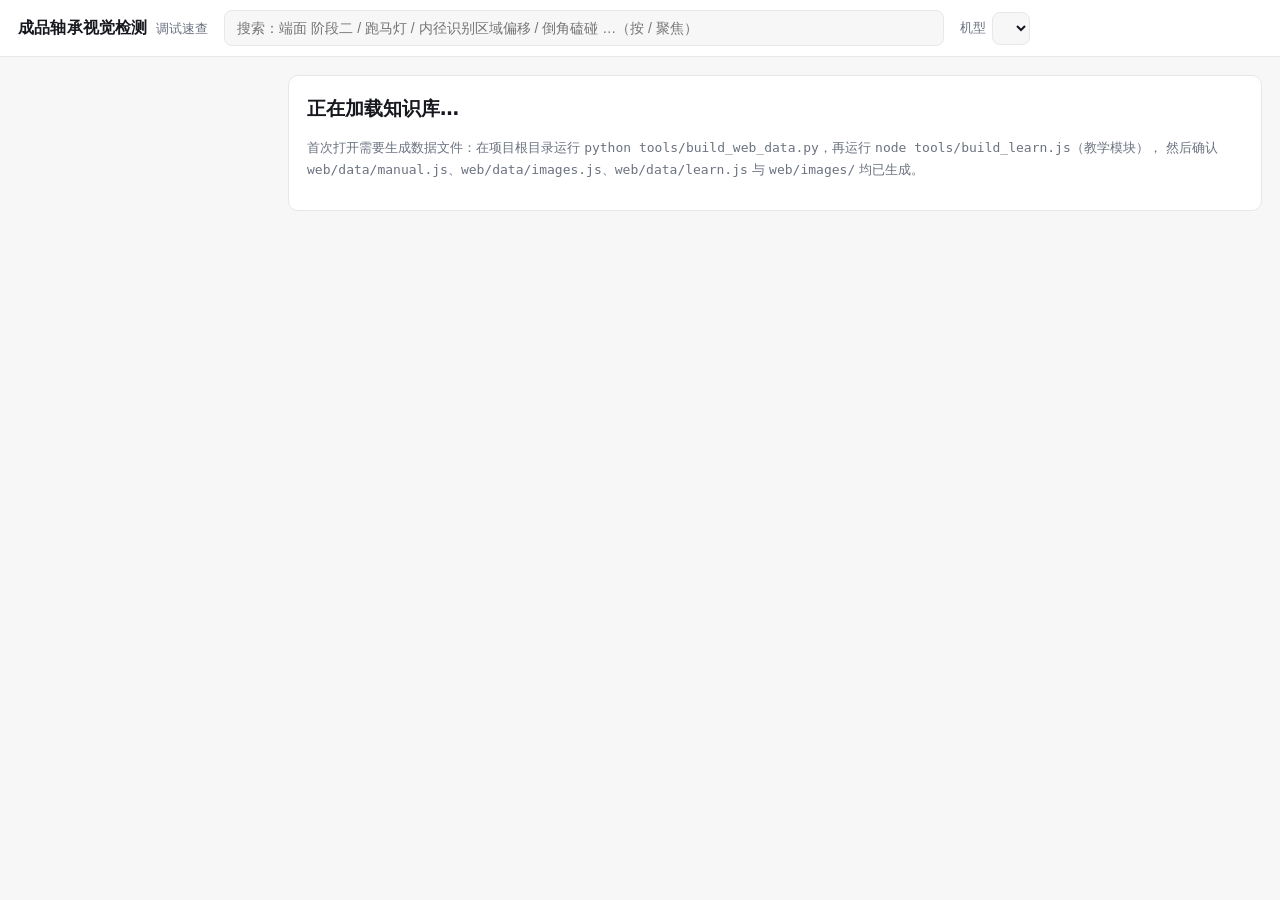
<file: index.html>
<!DOCTYPE html>
<html lang="zh-CN">
<head>
<meta charset="utf-8">
<meta name="viewport" content="width=device-width, initial-scale=1">
<title>成品轴承视觉检测 · 调试速查与教学</title>
<meta http-equiv="refresh" content="0; url=./web/index.html">
<link rel="canonical" href="./web/index.html">
<style>body{font:16px/1.7 system-ui,"Microsoft YaHei",sans-serif;margin:15vh auto;max-width:32em;padding:0 1.2em;color:#1b2430}a{color:#0b6ec4}</style>
</head>
<body>
<p>正在进入 <strong>成品轴承视觉检测 · 调试速查与教学</strong> …</p>
<p>如未自动跳转，请点击 <a href="./web/index.html">打开速查页</a>。</p>
</body>
</html>
</file>
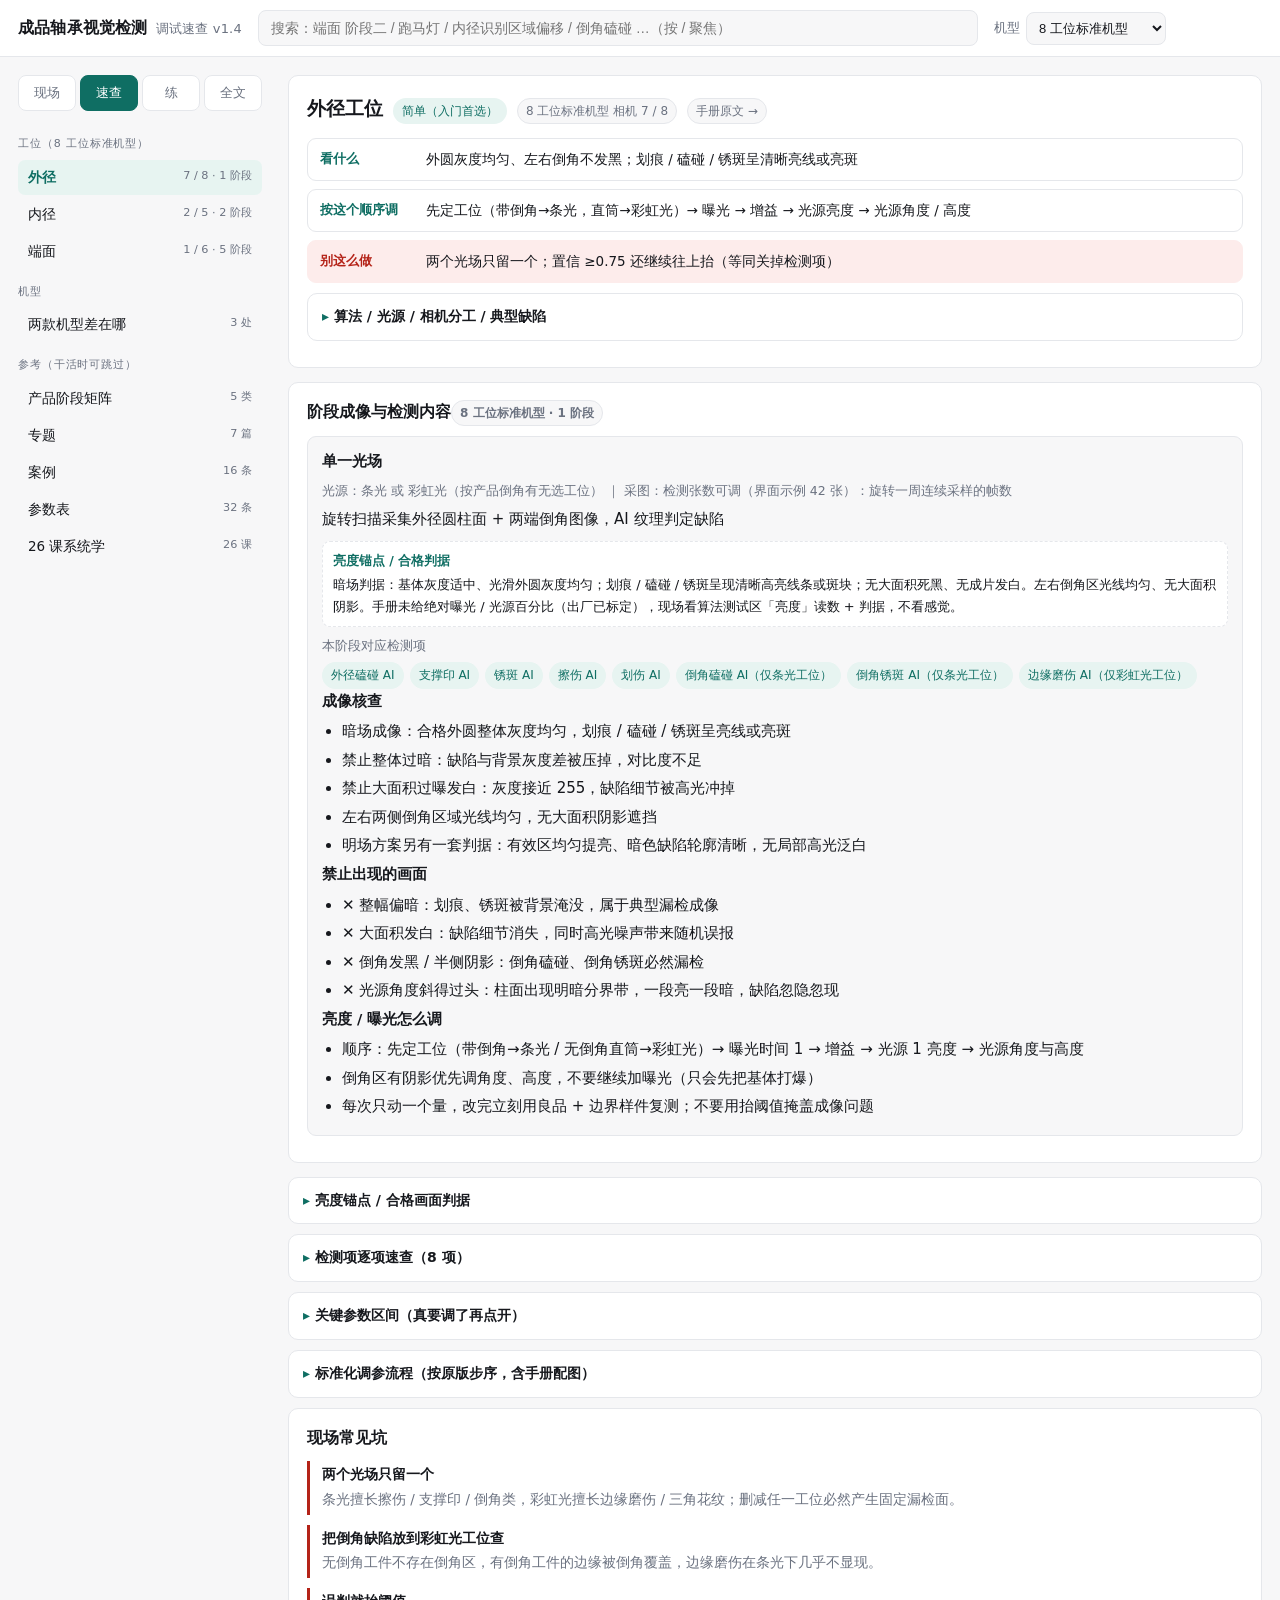
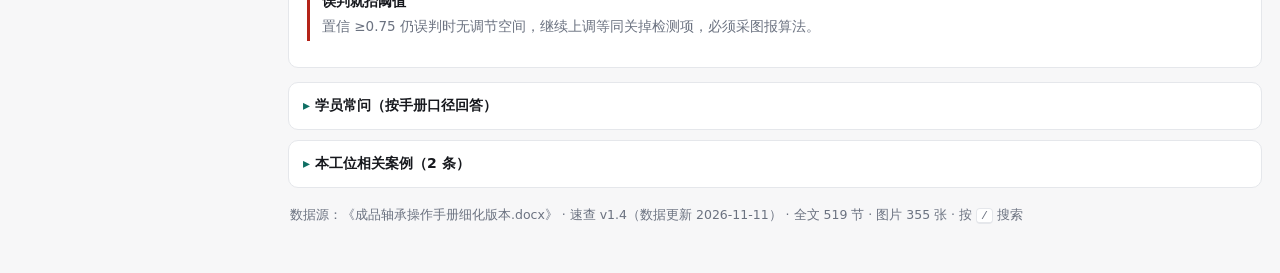
<file: web/index.html>
﻿<!DOCTYPE html>
<html lang="zh-CN">
<head>
<meta charset="utf-8">
<meta name="viewport" content="width=device-width, initial-scale=1">
<title>成品轴承视觉检测 · 调试速查与教学</title>
<meta name="description" content="成品轴承视觉检测设备调试速查与教学：外径 / 内径 / 端面工位的阶段成像、检测项、参数区间、跑马灯设置与误判漏检案例，含覆盖手册 519 节的课程、分维练习、抽考与错题本，支持全文搜索。">
<link rel="stylesheet" href="assets/style.css?v=1.4">
</head>
<body>

<header class="topbar">
  <div class="brand">成品轴承视觉检测<span>调试速查</span></div>
  <div class="searchwrap">
    <input id="q" type="search" autocomplete="off" spellcheck="false"
           placeholder="搜索：端面 阶段二 / 跑马灯 / 内径识别区域偏移 / 倒角磕碰 …（按 / 聚焦）">
    <button id="qclear" type="button" title="清空" hidden>×</button>
  </div>
  <div class="mach">
    <label for="machine">机型</label>
    <select id="machine"></select>
  </div>
</header>

<div id="results" class="results" hidden></div>

<main class="layout">
  <aside class="sidebar" id="side"></aside>
  <section class="content" id="view">
    <div class="card">
      <h2>正在加载知识库…</h2>
      <p class="note">首次打开需要生成数据文件：在项目根目录运行
        <code>python tools/build_web_data.py</code>，再运行 <code>node tools/build_learn.js</code>（教学模块），
        然后确认 <code>web/data/manual.js</code>、<code>web/data/images.js</code>、<code>web/data/learn.js</code>
        与 <code>web/images/</code> 均已生成。</p>
      <noscript><p>本页面需要启用 JavaScript。</p></noscript>
    </div>
  </section>
</main>

<div id="lightbox" hidden>
  <img alt="">
  <div class="cap"></div>
</div>

<script src="data/knowledge.js?v=1.4"></script>
<script src="data/scenarios.js?v=1.4"></script>
<script src="data/images.js?v=1.4"></script>
<script src="data/manual.js?v=1.4"></script>
<script src="data/learn.js?v=1.4"></script>
<script src="assets/learn.js?v=1.4"></script>
<script src="assets/lite.js?v=1.4"></script>
<script src="assets/app.js?v=1.4"></script>
</body>
</html>
</file>
<file: web/assets/style.css>
:root {
  --bg: #f7f7f8;
  --panel: #ffffff;
  --fg: #16181d;
  --muted: #6b7280;
  --line: #e5e7eb;
  --accent: #0f6e63;
  --accent-soft: #e7f4f1;
  --warn: #b45309;
  --warn-soft: #fdf3e3;
  --danger: #b42318;
  --danger-soft: #fdeceb;
  --radius: 10px;
  --mono: ui-monospace, "Cascadia Mono", Consolas, monospace;
}

@media (prefers-color-scheme: dark) {
  :root {
    --bg: #14161a;
    --panel: #1b1e24;
    --fg: #e8eaee;
    --muted: #9aa1ad;
    --line: #2b2f38;
    --accent: #57c9b8;
    --accent-soft: #17322f;
    --warn: #f0b357;
    --warn-soft: #33291a;
    --danger: #f08b83;
    --danger-soft: #3a2220;
  }
}

* { box-sizing: border-box; }

html, body {
  margin: 0;
  padding: 0;
  background: var(--bg);
  color: var(--fg);
  font: 15px/1.7 system-ui, -apple-system, "Segoe UI", "Microsoft YaHei", "PingFang SC", sans-serif;
  -webkit-text-size-adjust: 100%;
}

a { color: var(--accent); text-decoration: none; }
button { font: inherit; color: inherit; }

/* ---------- top bar ---------- */
.topbar {
  position: sticky; top: 0; z-index: 30;
  display: flex; align-items: center; gap: 16px;
  padding: 10px 18px;
  background: var(--panel);
  border-bottom: 1px solid var(--line);
}
.brand { font-weight: 700; font-size: 16px; letter-spacing: .2px; white-space: nowrap; flex: 0 0 auto; }
.brand span { font-weight: 400; color: var(--muted); margin-left: 8px; font-size: 13px; }
.searchwrap { position: relative; flex: 1; max-width: 720px; }
.searchwrap input {
  width: 100%; padding: 9px 34px 9px 12px;
  border: 1px solid var(--line); border-radius: 8px;
  background: var(--bg); color: var(--fg); font-size: 14px;
}
.searchwrap input:focus { outline: 2px solid color-mix(in srgb, var(--accent) 45%, transparent); }
#qclear {
  position: absolute; right: 6px; top: 50%; transform: translateY(-50%);
  border: 0; background: transparent; color: var(--muted); font-size: 18px; cursor: pointer;
  padding: 0 6px;
}
.mach { display: flex; align-items: center; gap: 6px; font-size: 13px; color: var(--muted); white-space: nowrap; }
.mach select {
  padding: 7px 8px; border-radius: 8px; border: 1px solid var(--line);
  background: var(--bg); color: var(--fg); font-size: 13px;
}

/* ---------- search results ---------- */
.results {
  position: fixed; z-index: 40; left: 50%; transform: translateX(-50%);
  top: 58px; width: min(820px, calc(100% - 32px));
  max-height: min(70vh, 620px); overflow: auto;
  background: var(--panel); border: 1px solid var(--line); border-radius: var(--radius);
  box-shadow: 0 18px 40px rgba(0,0,0,.16);
  padding: 6px;
}
.ritem { display: block; padding: 9px 12px; border-radius: 8px; cursor: pointer; border: 0; background: transparent; width: 100%; text-align: left; }
.ritem:hover, .ritem.active { background: var(--accent-soft); }
.ritem .rt { font-weight: 600; font-size: 14px; }
.ritem .rb { font-size: 12px; color: var(--muted); margin-top: 1px; }
.ritem .rs { font-size: 13px; color: var(--fg); opacity: .85; margin-top: 3px; }
.rempty { padding: 18px; color: var(--muted); font-size: 14px; text-align: center; }
mark { background: #ffe58a; color: inherit; border-radius: 2px; padding: 0 1px; }
@media (prefers-color-scheme: dark) { mark { background: #6b5a1c; color: #fff; } }

/* ---------- layout ---------- */
.layout { display: grid; grid-template-columns: 248px minmax(0, 1fr); gap: 22px; padding: 18px; max-width: 1440px; margin: 0 auto; align-items: start; }
.sidebar { position: sticky; top: 66px; max-height: calc(100vh - 84px); overflow: auto; padding-right: 4px; }
.content { min-width: 0; }

.tabs { display: grid; grid-template-columns: repeat(4, minmax(0, 1fr)); gap: 4px; margin-bottom: 12px; }
.tab {
  border: 1px solid var(--line); background: var(--panel); color: var(--muted);
  padding: 6px 2px; border-radius: 8px; font-size: 13px; cursor: pointer; text-align: center;
}
.tab.on { background: var(--accent); color: #fff; border-color: var(--accent); }
@media (prefers-color-scheme: dark) { .tab.on { color: #10201d; } }

.snav { display: flex; flex-direction: column; gap: 2px; }
.snav .grp { font-size: 11px; letter-spacing: .08em; color: var(--muted); margin: 12px 0 4px; }
.snav button {
  border: 0; background: transparent; text-align: left; padding: 6px 10px;
  border-radius: 7px; font-size: 13.5px; color: var(--fg); cursor: pointer;
  display: flex; justify-content: space-between; gap: 8px;
}
.snav button:hover { background: var(--accent-soft); }
.snav button.on { background: var(--accent-soft); color: var(--accent); font-weight: 600; }
.snav .lvl1 { font-weight: 600; margin-top: 6px; }
.snav .lvl2 { padding-left: 22px; color: var(--muted); font-weight: 400; font-size: 13px; }
.snav .lvl3 { padding-left: 36px; color: var(--muted); font-size: 12.5px; }
.snav small { color: var(--muted); font-weight: 400; }

.dfilter {
  width: 100%; margin-bottom: 10px; padding: 7px 10px; font-size: 13px;
  border: 1px solid var(--line); border-radius: 8px; background: var(--panel); color: var(--fg);
}

/* ---------- cards ---------- */
.card { background: var(--panel); border: 1px solid var(--line); border-radius: var(--radius); padding: 16px 18px; margin-bottom: 14px; }
.card h2 { margin: 0 0 4px; font-size: 19px; }
.card h3 { margin: 18px 0 8px; font-size: 15.5px; }
.card h3:first-child { margin-top: 0; }
.card h4 { margin: 14px 0 6px; font-size: 14px; color: var(--muted); font-weight: 600; }
.sub { color: var(--muted); font-size: 13px; }
.rowhead { display: flex; flex-wrap: wrap; align-items: baseline; gap: 10px; margin-bottom: 10px; }
.tag {
  display: inline-block; font-size: 12px; padding: 2px 8px; border-radius: 999px;
  background: var(--accent-soft); color: var(--accent); border: 1px solid transparent;
}
.tag.gray { background: var(--bg); color: var(--muted); border-color: var(--line); }
.tag.warn { background: var(--warn-soft); color: var(--warn); }
.tag.danger { background: var(--danger-soft); color: var(--danger); }

.kv { display: grid; grid-template-columns: 96px minmax(0,1fr); gap: 6px 14px; font-size: 14px; margin: 8px 0 2px; }
.kv dt { color: var(--muted); font-size: 13px; }
.kv dd { margin: 0; }

ul.bul { margin: 6px 0 0; padding-left: 20px; }
ul.bul li { margin: 3px 0; }
ol.bul { margin: 6px 0 0; padding-left: 22px; }
ol.bul li { margin: 5px 0; }

table { width: 100%; border-collapse: collapse; font-size: 13.5px; margin: 8px 0 4px; }
th, td { border: 1px solid var(--line); padding: 7px 9px; text-align: left; vertical-align: top; }
th { background: var(--bg); font-weight: 600; font-size: 13px; color: var(--muted); white-space: nowrap; }
tbody tr:nth-child(even) td { background: color-mix(in srgb, var(--bg) 55%, transparent); }
td.num { font-family: var(--mono); font-size: 12.8px; white-space: nowrap; }
.tblwrap { overflow-x: auto; }

.chips { display: flex; flex-wrap: wrap; gap: 6px; }
.chip {
  border: 1px solid var(--line); background: var(--panel); color: var(--fg);
  padding: 5px 11px; border-radius: 999px; font-size: 13px; cursor: pointer;
}
.chip.on { background: var(--accent); border-color: var(--accent); color: #fff; }
@media (prefers-color-scheme: dark) { .chip.on { color: #10201d; } }

/* ---------- stage / flow / pitfalls ---------- */
.stage { border: 1px solid var(--line); border-radius: 9px; padding: 12px 14px; margin: 10px 0; background: var(--bg); }
.stage h4 { margin: 0 0 6px; font-size: 14.5px; color: var(--fg); display: flex; flex-wrap: wrap; gap: 8px; align-items: center; }
.stage .meta { font-size: 12.5px; color: var(--muted); margin-bottom: 6px; }
.risk { font-size: 13px; background: var(--danger-soft); color: var(--danger); border-radius: 7px; padding: 6px 9px; margin-top: 8px; }
.gate { font-size: 13px; background: var(--warn-soft); color: var(--warn); border-radius: 7px; padding: 8px 10px; margin: 8px 0; }
.note { font-size: 13px; color: var(--muted); }

.flow { display: grid; gap: 8px; }
.flow .step { display: grid; grid-template-columns: 26px minmax(0,1fr); gap: 10px; align-items: start; }
.flow .n {
  width: 24px; height: 24px; border-radius: 50%; background: var(--accent-soft); color: var(--accent);
  display: grid; place-items: center; font-size: 12px; font-weight: 700; font-family: var(--mono);
}
.flow .st { font-weight: 600; font-size: 14px; }

.pit { border-left: 3px solid var(--danger); padding: 2px 0 2px 12px; margin: 10px 0; }
.pit b { display: block; font-size: 14px; }
.pit span { font-size: 13.5px; color: var(--muted); }

.quote { border-left: 3px solid var(--accent); padding-left: 12px; color: var(--muted); font-size: 13.5px; margin: 8px 0; }

/* ---------- 教学层：亮度锚点 / 型号矩阵 ---------- */
.teachgrid { display: grid; gap: 8px; grid-template-columns: repeat(auto-fit, minmax(240px, 1fr)); margin: 10px 0 4px; }
.anchor {
  border: 1px dashed var(--line); border-radius: 8px; padding: 8px 10px;
  font-size: 13px; color: var(--fg); background: var(--panel);
}
.anchor b { display: block; font-size: 12.5px; color: var(--accent); font-weight: 600; margin-bottom: 3px; }
.stage .anchor { margin-top: 8px; }
table.mx td, table.mx th { font-size: 12.6px; }
table.mx td { line-height: 1.55; }


/* ---------- images ---------- */
.imgs { display: grid; grid-template-columns: repeat(auto-fill, minmax(210px, 1fr)); gap: 10px; margin: 10px 0; }
.imgs figure { margin: 0; background: var(--bg); border: 1px solid var(--line); border-radius: 8px; overflow: hidden; }
.imgs img { display: block; width: 100%; height: auto; cursor: zoom-in; background: #fff; }
.imgs figcaption { font-size: 12px; color: var(--muted); padding: 6px 8px; }

/* ---------- cases ---------- */
.casegrid { display: grid; gap: 10px; grid-template-columns: repeat(auto-fill, minmax(260px, 1fr)); }
.casecard { border: 1px solid var(--line); border-radius: 9px; padding: 12px 14px; background: var(--panel); cursor: pointer; }
.casecard:hover { border-color: var(--accent); }
.casecard b { display: block; font-size: 14px; margin-bottom: 4px; }
.casecard .st { font-size: 12px; color: var(--muted); }

/* ---------- full text ---------- */
.sec { scroll-margin-top: 70px; }
.dochead { font-size: 13px; color: var(--muted); margin-bottom: 6px; }
.doc p { margin: 8px 0; }
.doc .lv2 { margin-top: 22px; padding-top: 4px; border-top: 1px dashed var(--line); }
.doc .lv3, .doc .lv4 { margin-top: 16px; }
.doc .lv1 { font-size: 20px; margin: 4px 0 10px; }

/* ---------- lightbox ---------- */
#lightbox {
  position: fixed; inset: 0; z-index: 60; background: rgba(8,10,12,.88);
  display: grid; place-items: center; padding: 24px; cursor: zoom-out;
}
#lightbox img { max-width: 100%; max-height: 86vh; background: #fff; border-radius: 6px; }
#lightbox .cap { position: absolute; bottom: 16px; left: 0; right: 0; text-align: center; color: #cfd4dc; font-size: 13px; }
[hidden] { display: none !important; }

.foot { color: var(--muted); font-size: 12.5px; padding: 6px 2px 30px; }
.kbd { font-family: var(--mono); font-size: 11.5px; border: 1px solid var(--line); border-bottom-width: 2px; border-radius: 4px; padding: 0 4px; background: var(--panel); }

/* ---------- responsive / print ---------- */
@media (max-width: 900px) {
  .layout { grid-template-columns: 1fr; padding: 12px; gap: 14px; }
  .sidebar { position: static; max-height: none; order: 0; }
  .snav { max-height: 38vh; overflow: auto; }
  .brand span { display: none; }
  .topbar { flex-wrap: wrap; gap: 8px; padding: 8px 12px; }
  .searchwrap { order: 3; flex-basis: 100%; max-width: none; }
  .mach { margin-left: auto; }
  .doc .lv1 { font-size: 18px; }
}

@media print {
  .topbar, .sidebar, #results, #lightbox { display: none !important; }
  .layout { display: block; padding: 0; }
  .card { border: 0; padding: 0; }
  body { background: #fff; }
}

/* ---------- 教学模块（学）v1.3 ---------- */
.lbtns{display:flex;flex-wrap:wrap;gap:8px;align-items:center;margin:12px 0 4px}
.lstats{display:grid;grid-template-columns:repeat(auto-fit,minmax(120px,1fr));gap:10px;margin:14px 0 6px}
.lstats>div{background:var(--bg);border:1px solid var(--line);border-radius:var(--radius);padding:10px 12px}
.lstats b{display:block;font-size:20px}
.lstats span{color:var(--muted);font-size:12px}
.lbar{height:8px;border-radius:6px;background:var(--line);overflow:hidden;margin:10px 0}
.lbar i{display:block;height:100%;background:var(--accent);border-radius:6px}
.ldims{display:grid;gap:6px;margin:12px 0 4px}
.ldim{display:grid;grid-template-columns:96px 1fr 64px;gap:10px;align-items:center;font-size:13px}
.ldim b{font-weight:600}
.ldim span{text-align:right;color:var(--muted);font-variant-numeric:tabular-nums}
.ldim .lbar{margin:0}
.lcourse{display:grid;grid-template-columns:34px 1fr 66px;gap:12px;align-items:center;padding:10px 0;border-top:1px solid var(--line)}
.lc-no{font:600 13px/1 var(--mono);color:var(--muted)}
.lc-t{font-weight:600}
.lc-s{color:var(--muted);font-size:12px}
.lc-n{text-align:right;font:12px/1.4 var(--mono);color:var(--muted)}
.lmeta{display:flex;flex-wrap:wrap;gap:8px 16px;margin:10px 0 2px;color:var(--muted);font-size:12.5px}
.lkp{border:1px solid var(--line);border-radius:var(--radius);padding:10px 12px;margin:10px 0;background:var(--panel)}
.lk-t{font-weight:600;display:flex;flex-wrap:wrap;gap:6px;align-items:center}
.lk-f{color:var(--fg);margin-top:4px;font-size:13.5px}
.lk-i img{max-width:320px;width:100%;border:1px solid var(--line);border-radius:8px;margin-top:8px;cursor:zoom-in}
.lmini{border:1px solid var(--line);background:var(--panel);border-radius:6px;font-size:12px;padding:2px 7px;cursor:pointer;color:var(--accent)}
.lmini:hover{background:var(--accent-soft)}
.lqhead{display:flex;flex-wrap:wrap;gap:10px;align-items:center;font-size:12.5px;color:var(--muted)}
.lq{font-size:17px;font-weight:600;margin:12px 0;line-height:1.6}
.lq-img img{max-width:420px}
.lopts{display:grid;gap:8px}
.lopt{text-align:left;border:1px solid var(--line);background:var(--panel);border-radius:8px;padding:10px 12px;cursor:pointer;line-height:1.5}
.lopt:hover:not([disabled]){border-color:var(--accent);background:var(--accent-soft)}
.lopt.ok{border-color:var(--accent);background:var(--accent-soft);font-weight:600}
.lopt.no{border-color:var(--danger);background:var(--danger-soft);text-decoration:line-through}
.lfb{border-radius:8px;padding:10px 12px;margin:12px 0 0;font-size:13.5px;border:1px solid var(--line)}
.lfb.ok{background:var(--accent-soft);border-color:var(--accent)}
.lfb.no{background:var(--danger-soft);border-color:var(--danger)}
.lfb b{display:block;margin-bottom:4px}
.limport{width:100%;min-height:90px;font:12px/1.5 var(--mono);padding:8px;border:1px solid var(--line);border-radius:8px;background:var(--bg);color:var(--fg)}
.ldays{display:flex;gap:6px;flex-wrap:wrap}
.ldays>div{border:1px solid var(--line);border-radius:6px;padding:6px 8px;text-align:center;min-width:56px}
.ldays b{display:block;font-size:15px}
.ldays span{color:var(--muted);font-size:11px}
.secact{border-top:1px dashed var(--line);padding-top:10px}
/* ---------- v1.4 轻量化：结论优先 / 折叠区块 / 机型差异 ---------- */
.sim { display: grid; gap: 8px; margin: 10px 0 4px; }
.sim > div {
  display: grid; grid-template-columns: 96px minmax(0, 1fr); gap: 10px; align-items: start;
  border: 1px solid var(--line); border-radius: 9px; padding: 9px 12px; background: var(--panel);
}
.sim b { font-size: 13px; color: var(--accent); }
.sim span { font-size: 13.5px; }
.sim .no { border-color: var(--danger-soft); background: var(--danger-soft); }
.sim .no b { color: var(--danger); }
@media (max-width: 640px) { .sim > div { grid-template-columns: 1fr; gap: 2px; } }

details.acc {
  border: 1px solid var(--line); border-radius: 10px; background: var(--panel);
  margin: 10px 0; padding: 0 14px;
}
details.acc > summary {
  cursor: pointer; padding: 11px 0; font-weight: 600; font-size: 14px;
  color: var(--fg); list-style: none;
}
details.acc > summary::-webkit-details-marker { display: none; }
details.acc > summary::before { content: "▸ "; color: var(--accent); }
details.acc[open] > summary::before { content: "▾ "; }
details.acc[open] > summary { border-bottom: 1px solid var(--line); margin-bottom: 10px; }
.acc-body { padding-bottom: 12px; }
.acc-body > .card { border: 0; padding: 0; background: transparent; }
.acc-body > .card > h3:first-child { font-size: 14px; color: var(--muted); }
td.hl { background: var(--accent-soft); font-weight: 600; }

/* 现场流程步骤 */
.flow .step .st { font-size: 14px; font-weight: 600; }
.flow .step .why { font-size: 12.5px; color: var(--muted); margin-top: 3px; }

/* 情景练习 */
.qtext { font-size: 16px; line-height: 1.6; margin: 6px 0 12px; }
.opts { display: grid; gap: 8px; }
.opt {
  text-align: left; border: 1px solid var(--line); background: var(--panel); border-radius: 9px;
  padding: 10px 12px; font-size: 14px; cursor: pointer; color: var(--fg);
}
.opt:hover:not(:disabled) { border-color: var(--accent); }
.opt.ok { border-color: var(--accent); background: var(--accent-soft); font-weight: 600; }
.opt.bad { border-color: var(--danger); background: var(--danger-soft); color: var(--danger); }
.opt:disabled { cursor: default; }
.fb {
  display: grid; grid-template-columns: 46px minmax(0, 1fr); gap: 10px; align-items: start;
  border-radius: 9px; padding: 9px 12px; margin-top: 12px; font-size: 13.5px;
}
.fb.ok { background: var(--accent-soft); }
.fb.bad { background: var(--danger-soft); }
.fb b { color: var(--danger); }
.fb.ok b { color: var(--accent); }

.prog { margin: 4px 0 10px; font-size: 12.5px; color: var(--muted); }
.prog .bar { height: 6px; border-radius: 99px; background: var(--line); overflow: hidden; margin-bottom: 5px; }
.prog .bar i { display: block; height: 100%; background: var(--accent); }
.dnav { display: grid; gap: 8px; }
.qgrid { display: flex; flex-wrap: wrap; gap: 4px; }
.qdot {
  width: 30px; height: 28px; border-radius: 6px;
  border: 1px solid var(--line); background: var(--panel); color: var(--muted);
  font-size: 12px; cursor: pointer;
}
.qdot.on { border-color: var(--accent); color: var(--fg); font-weight: 600; }
.qdot.ok { background: var(--accent-soft); color: var(--accent); }
.qdot.bad { background: var(--danger-soft); color: var(--danger); }
.sidebtns { display: grid; gap: 6px; margin-top: 10px; }
.sidebtns button {
  border: 1px solid var(--line); background: var(--panel); border-radius: 8px;
  padding: 6px 8px; font-size: 12.5px; color: var(--muted); cursor: pointer;
}
.sidebtns button:hover { border-color: var(--accent); color: var(--fg); }
.snav .grp.sub { font-size: 11.5px; opacity: .8; margin-top: 8px; }

@media print{.topbar,.sidebar,.lbtns,.lmini,#results{display:none!important}.layout{display:block}.content{width:100%}.card{break-inside:avoid;border:0}}
</file>
